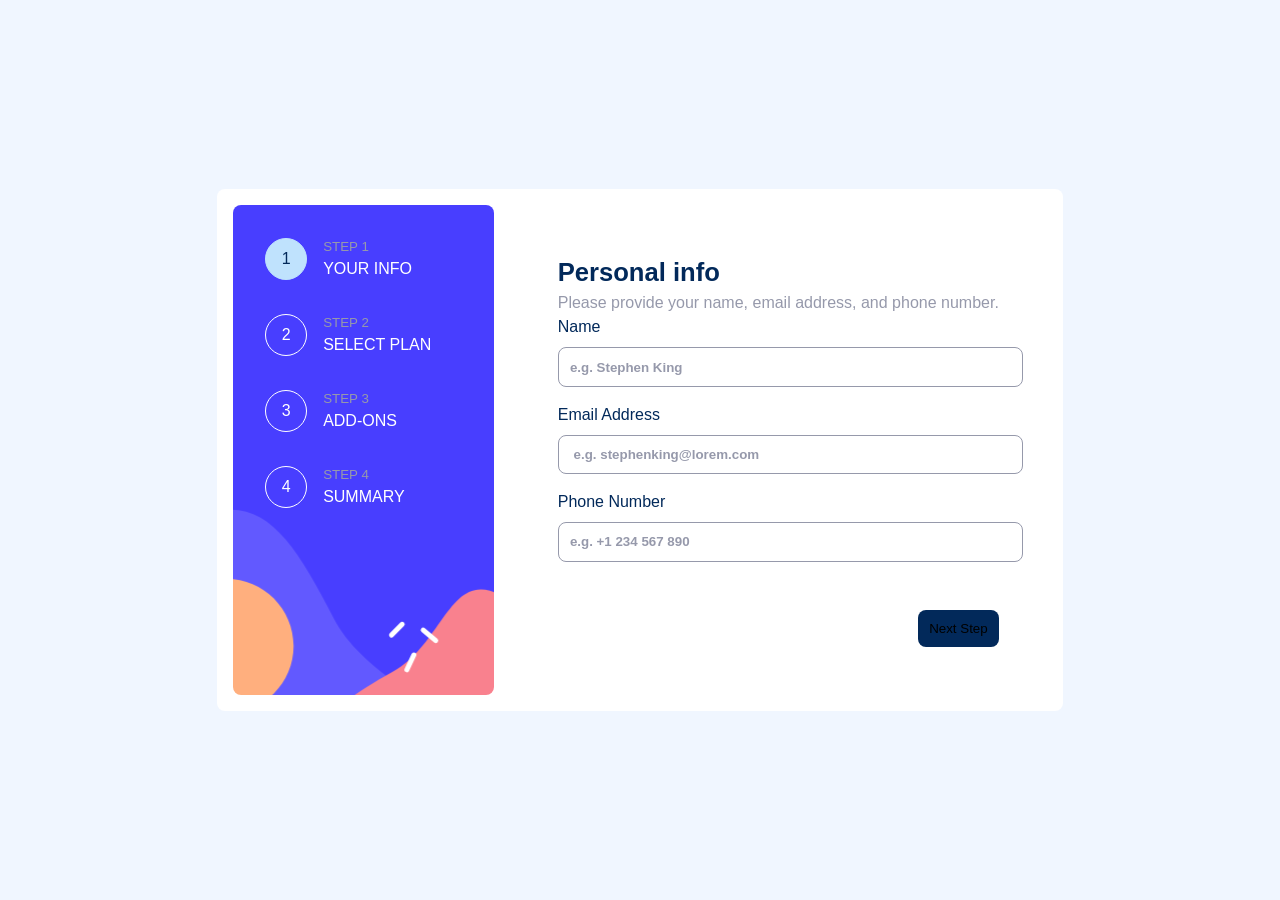
<file: index.html>
<!DOCTYPE html>
<html lang="en">
  <head>
    <meta charset="UTF-8" />
    <meta name="viewport" content="width=device-width, initial-scale=1.0" />
    <link rel="stylesheet" href="style.css" />
    <link
      rel="icon"
      type="image/png"
      sizes="32x32"
      href="./assets/images/favicon-32x32.png"
    />
    <script src="./script.js" defer></script>
    <title>Frontend Mentor | Multi-step form</title>
  </head>
  <body>
    <main class="grid mainConatiner">
      <aside class="side-bar">
        <ul class="side-bar-container">
          <li>
            <div class="step">
              <span data-form-step class="step-NB">1</span>
              <div class="step-info">
                <small class="small-step">Step 1</small>
                <p class="step-name">Your info</p>
              </div>
            </div>
          </li>
          <li>
            <div class="step">
              <span data-form-step class="step-NB">2</span>
              <div class="step-info">
                <small class="small-step">Step 2</small>
                <p class="step-name">Select plan</p>
              </div>
            </div>
          </li>
          <li>
            <div class="step">
              <span data-form-step class="step-NB">3</span>
              <div class="step-info">
                <small class="small-step">Step 3</small>
                <p class="step-name">Add-ons</p>
              </div>
            </div>
          </li>
          <li>
            <div class="step">
              <span data-form-step class="step-NB">4</span>
              <div class="step-info">
                <small class="small-step">Step 4</small>
                <p class="step-name">Summary</p>
              </div>
            </div>
          </li>
        </ul>
      </aside>
      <section class="forms-container">
        <form class="form" data-multi-step action="">
          <div data-step class="stepForm">
            <h2>Personal info</h2>
            <p>Please provide your name, email address, and phone number.</p>
            <div>
              <div class="label-div">
                <label htmlFor="Name">Name</label>
                <small data-error-for="Name" class="err-msg"
                  >This field is required</small
                >
              </div>
              <input
                type="text"
                placeholder="e.g. Stephen King"
                name="Name"
                id="Name"
                required
              />
            </div>
            <div>
              <div class="label-div">
                <label htmlFor="EmailAddress">Email Address</label>
                <small data-error-for="EmailAddress" class="err-msg"
                  >Email is required</small
                >
              </div>
              <input
                type="email"
                name="EmailAddress"
                id="EmailAddress"
                placeholder=" e.g. stephenking@lorem.com"
                required
              />
            </div>
            <div>
              <div class="label-div">
                <label htmlFor="PhoneNumber">Phone Number</label>
                <small data-error-for="PhoneNumber" class="err-msg"
                  >This field is required</small
                >
              </div>
              <input
                type="tel"
                name="PhoneNumber"
                id="PhoneNumber"
                placeholder="e.g. +1 234 567 890"
                required
              />
            </div>
            <div class="btn-div">
              <button data-next type="button">Next Step</button>
            </div>
          </div>
          <div class="stepForm" data-step></div>
          <div class="stepForm" data-step></div>
        </form>
      </section>
    </main>
  </body>
</html>
</file>
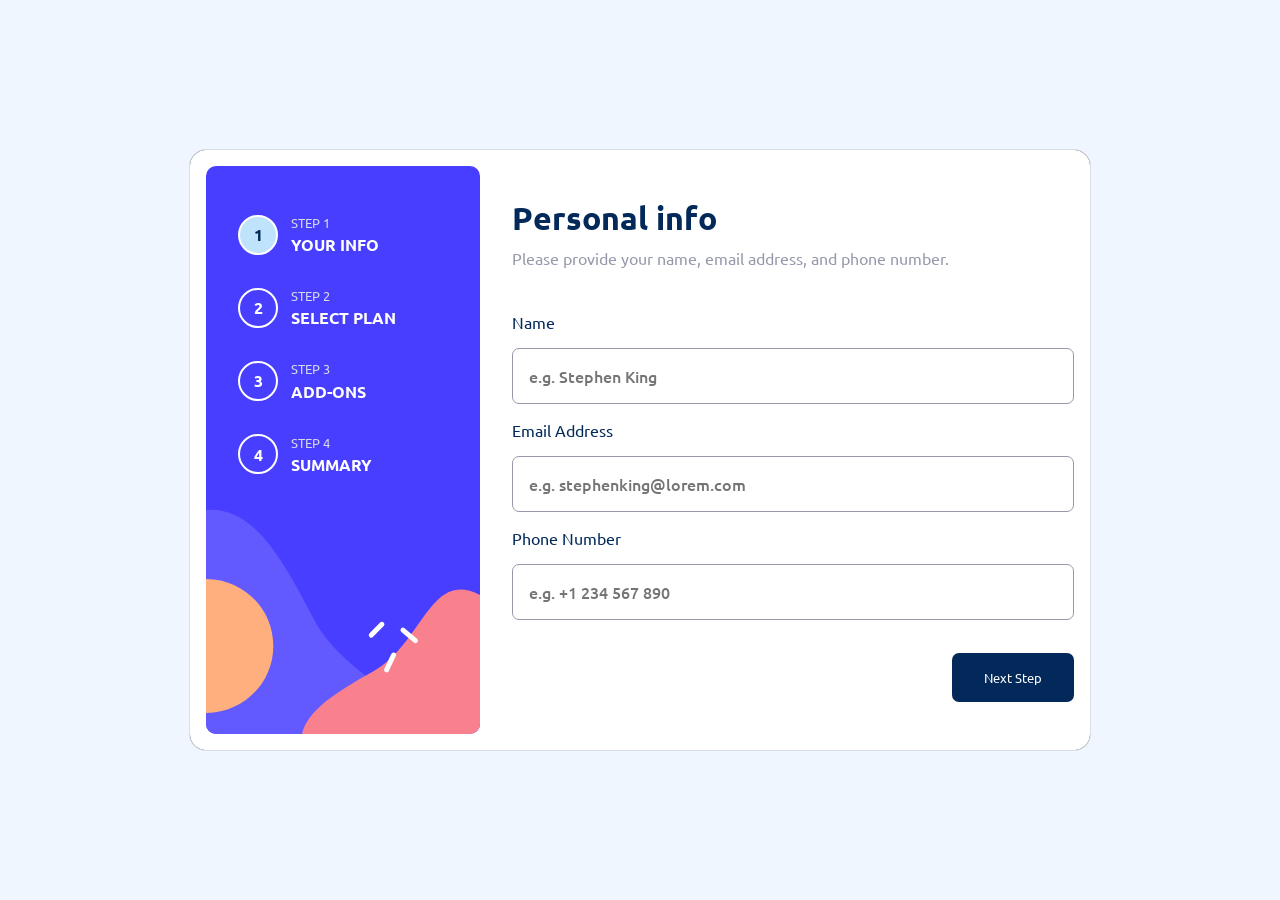
<file: multi-step-form-main/index.html>
<!DOCTYPE html>
<html lang="en">
  <head>
    <meta charset="UTF-8" />
    <meta name="viewport" content="width=device-width, initial-scale=1.0" />
    <link
      rel="icon"
      type="image/png"
      sizes="32x32"
      href="./images/favicon-32x32.png"
    />
    <link rel="preconnect" href="https://fonts.googleapis.com" />
    <link rel="preconnect" href="https://fonts.gstatic.com" crossorigin />
    <link
      href="https://fonts.googleapis.com/css2?family=Ubuntu:wght@400;500;700&display=swap"
      rel="stylesheet"
    />
    <title>Frontend Mentor | Multi-step form</title>
    <link rel="stylesheet" href="styles.css" />
    <script src="./app.js" defer></script>
  </head>
  <body>
    <div class="form">
      <div class="form-container">
        <!-- Sidebar start -->
        <div class="form-sidebar">
          <div class="step active">
            <div class="circle">1</div>
            <div class="step-content">
              <span>Step 1</span>
              <b>Your info</b>
            </div>
          </div>
          <div class="step">
            <div class="circle">2</div>
            <div class="step-content">
              <span>Step 2</span>
              <b>Select plan</b>
            </div>
          </div>
          <div class="step">
            <div class="circle">3</div>
            <div class="step-content">
              <span>Step 3</span>
              <b>Add-ons</b>
            </div>
          </div>
          <div class="step">
            <div class="circle">4</div>
            <div class="step-content">
              <span>Step 4</span>
              <b>Summary</b>
            </div>
          </div>
        </div>
        <!-- Sidebar end -->
        <!-- * Step 1 start -->
        <div class="stp step-1">
          <div class="header">
            <h1 class="title">Personal info</h1>
            <p class="exp">
              Please provide your name, email address, and phone number.
            </p>
          </div>
          <form>
            <div class="label">
              <label for="name">Name</label>
              <p class="error">This Field Is Required</p>
            </div>
            <input
              required
              type="text"
              id="name"
              placeholder="e.g. Stephen King"
            />
            <div class="label">
              <label for="email">Email Address</label>
              <p class="error">This Field Is Required</p>
            </div>
            <input
              required
              type="text"
              id="email"
              placeholder="e.g. stephenking@lorem.com"
            />
            <div class="label">
              <label for="phone">Phone Number</label>
              <p class="error">This Field Is Required</p>
            </div>
            <input
              required
              type="tel"
              id="phone"
              placeholder="e.g. +1 234 567 890"
            />
          </form>
          <div class="btns">
            <button class="next-stp" type="submit">Next Step</button>
          </div>
        </div>
        <!-- Step 1 end -->
        <!-- * Step 2 start -->
        <div class="stp step-2">
          <div class="header">
            <h1 class="title">Select your plan</h1>
            <p class="exp">You have the option of monthly or yearly billing.</p>
          </div>
          <form>
            <div class="plan-card selected">
              <img src="./assets/images/icon-arcade.svg" alt="arcade" />
              <div class="plan-info chosen">
                <b>Arcade</b>
                <span class="plan-priced">$9/mo</span>
              </div>
            </div>
            <div class="plan-card">
              <img src="./assets/images/icon-advanced.svg" alt="arcade" />
              <div class="plan-info">
                <b>Advanced</b>
                <span class="plan-priced">$12/mo</span>
              </div>
            </div>
            <div class="plan-card">
              <img src="./assets/images/icon-pro.svg" alt="arcade" />
              <div class="plan-info">
                <b>Pro</b>
                <span class="plan-priced">$15/mo</span>
              </div>
            </div>
          </form>
          <div class="switcher">
            <p class="monthly sw-active">Monthly</p>
            <label class="switch">
              <input type="checkbox" />
              <span class="slider round"></span>
            </label>
            <p class="yearly">Yearly</p>
          </div>
          <div class="btns">
            <button class="prev-stp" type="button">Go Back</button>
            <button class="next-stp" type="submit">Next Step</button>
          </div>
        </div>
        <!-- Step 2 end -->
        <!-- * Step 3 start -->
        <div class="stp step-3">
          <div class="header">
            <h1 class="title">Pick add-ons</h1>
            <p class="exp">Add-ons help enhance your gaming experience.</p>
          </div>
          <form>
            <div class="box" data-id="1">
              <input type="checkbox" id="online" />
              <div class="description">
                <label for="online">Online service</label>
                <small>Access to multiplayer games</small>
              </div>
              <p class="price">+$1/mo</p>
            </div>
            <div class="box" data-id="2">
              <input type="checkbox" id="larger" />
              <div class="description">
                <label for="larger">Larger storage</label>
                <small>Extra 1TB of cloud save</small>
              </div>
              <p class="price">+$2/mo</p>
            </div>
            <div class="box" data-id="3">
              <input type="checkbox" id="profile" />
              <div class="description">
                <label for="profile">Customizable Profile</label>
                <small>Custom theme on your profile</small>
              </div>
              <p class="price">+$2/mo</p>
            </div>
          </form>
          <div class="btns">
            <button class="prev-stp" type="button">Go Back</button>
            <button class="next-stp" type="submit">Next Step</button>
          </div>
        </div>
        <!-- Step 3 end -->
        <!-- * Step 4 start -->
        <div class="stp step-4">
          <div class="header">
            <h1 class="title">Finishing up</h1>
            <p class="exp">
              Double-check everything looks OK before confirming.
            </p>
          </div>
          <div class="selection-box">
            <div class="selection-container">
              <div class="selected-plan">
                <p class="plan-name">Arcade(Monthly)</p>
                <p class="plan-price">$9/mo</p>
              </div>
              <hr />
              <div class="addons">
                <template>
                  <div class="selected-addon">
                    <span class="service-name">Online serivice</span>
                    <span class="servic-price">+$1/mo</span>
                  </div>
                </template>
              </div>
            </div>
            <p class="total">Total (per month) <b>+$12/mo</b></p>
          </div>
          <div class="btns">
            <button class="prev-stp" type="button">Go Back</button>
            <button class="next-stp" type="submit">Next Step</button>
          </div>
        </div>
        <!-- Step 4 end -->
        <!-- Step 5 start -->
        <div class="stp step-5">
          <img src="./assets/images/icon-thank-you.svg" alt="" />
          <div class="header">
            <h1 class="title">Thank you!</h1>
            <p class="exp">
              Thanks for confirming your subscription! We hope you have fun
              using our platform. If you ever need support, please feel free to
              email us at support@loremgaming.com.
            </p>
          </div>
          <button class="next-stp"></button>
        </div>
        <!-- Step 5 end -->
      </div>
    </div>
  </body>
</html>
</file>
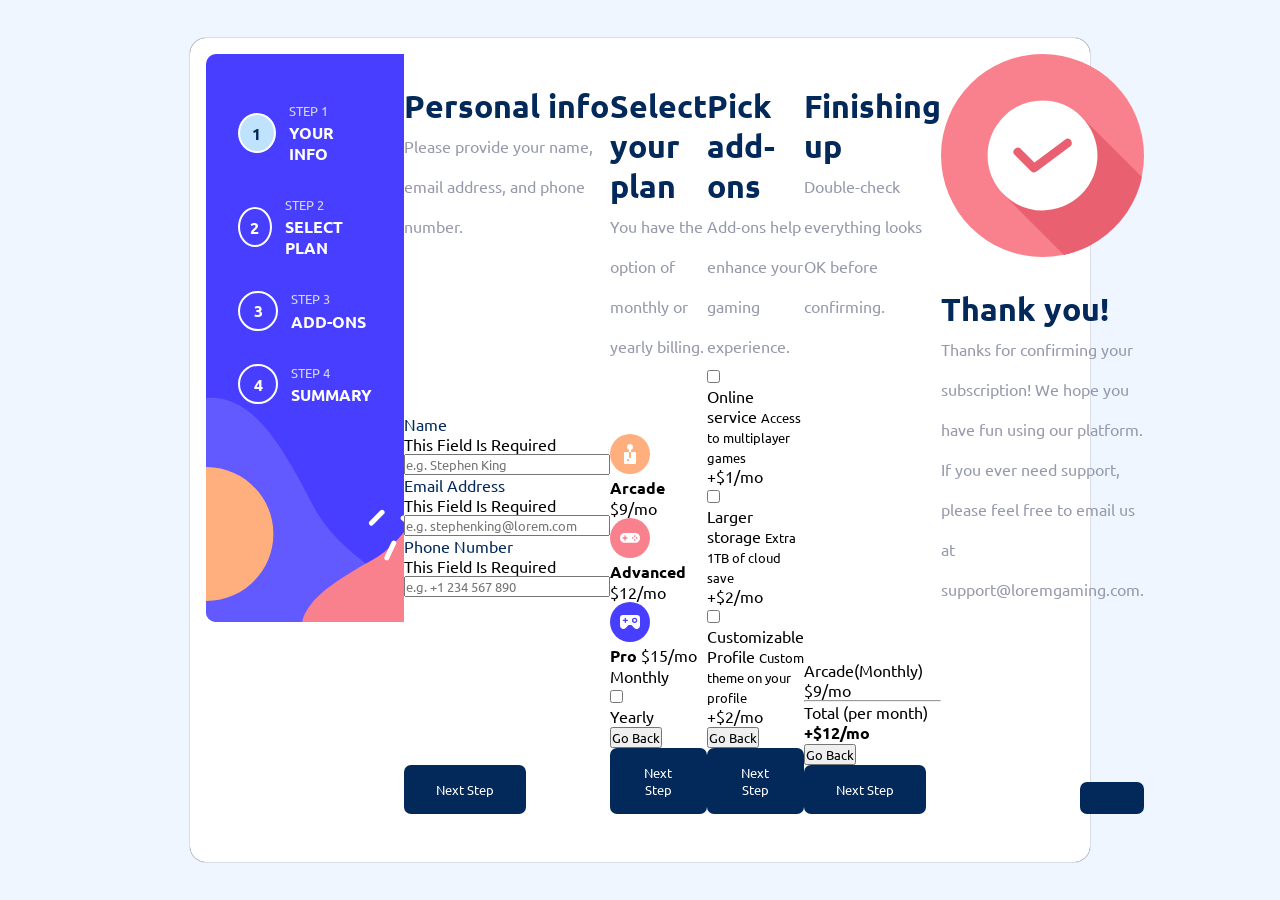
<file: multi-step-form-main/drey.html>
<!DOCTYPE html>
<html lang="en">
  <head>
    <meta charset="UTF-8" />
    <meta name="viewport" content="width=device-width, initial-scale=1.0" />
    <link
      rel="icon"
      type="image/png"
      sizes="32x32"
      href="./images/favicon-32x32.png"
    />
    <link rel="preconnect" href="https://fonts.googleapis.com" />
    <link rel="preconnect" href="https://fonts.gstatic.com" crossorigin />
    <link
      href="https://fonts.googleapis.com/css2?family=Ubuntu:wght@400;500;700&display=swap"
      rel="stylesheet"
    />
    <link rel="stylesheet" href="style.css">
    <title>Frontend Mentor | Multi-step form</title>
   
    <script src="./app.js" defer></script>
  </head>
  <body>
    <div class="form">
      <div class="form-container">
        <!-- Sidebar start -->
        <div class="form-sidebar">
          <div class="step active">
            <div class="circle">1</div>
            <div class="step-content">
              <span>Step 1</span>
              <b>Your info</b>
            </div>
          </div>
          <div class="step">
            <div class="circle">2</div>
            <div class="step-content">
              <span>Step 2</span>
              <b>Select plan</b>
            </div>
          </div>
          <div class="step">
            <div class="circle">3</div>
            <div class="step-content">
              <span>Step 3</span>
              <b>Add-ons</b>
            </div>
          </div>
          <div class="step">
            <div class="circle">4</div>
            <div class="step-content">
              <span>Step 4</span>
              <b>Summary</b>
            </div>
          </div>
        </div>
        <!-- Sidebar end -->
        <!-- * Step 1 start -->
        <div class="stp step-1">
          <div class="header">
            <h1 class="title">Personal info</h1>
            <p class="exp">
              Please provide your name, email address, and phone number.
            </p>
          </div>
          <form>
            <div class="label">
              <label for="name">Name</label>
              <p class="error">This Field Is Required</p>
            </div>
            <input
              required
              type="text"
              id="name"
              placeholder="e.g. Stephen King"
            />
            <div class="label">
              <label for="email">Email Address</label>
              <p class="error">This Field Is Required</p>
            </div>
            <input
              required
              type="text"
              id="email"
              placeholder="e.g. stephenking@lorem.com"
            />
            <div class="label">
              <label for="phone">Phone Number</label>
              <p class="error">This Field Is Required</p>
            </div>
            <input
              required
              type="tel"
              id="phone"
              placeholder="e.g. +1 234 567 890"
            />
          </form>
          <div class="btns">
            <button class="next-stp" type="submit">Next Step</button>
          </div>
        </div>
        <!-- Step 1 end -->
        <!-- * Step 2 start -->
        <div class="stp step-2">
          <div class="header">
            <h1 class="title">Select your plan</h1>
            <p class="exp">You have the option of monthly or yearly billing.</p>
          </div>
          <form>
            <div class="plan-card selected">
              <img src="./assets/images/icon-arcade.svg" alt="arcade" />
              <div class="plan-info chosen">
                <b>Arcade</b>
                <span class="plan-priced">$9/mo</span>
              </div>
            </div>
            <div class="plan-card">
              <img src="./assets/images/icon-advanced.svg" alt="arcade" />
              <div class="plan-info">
                <b>Advanced</b>
                <span class="plan-priced">$12/mo</span>
              </div>
            </div>
            <div class="plan-card">
              <img src="./assets/images/icon-pro.svg" alt="arcade" />
              <div class="plan-info">
                <b>Pro</b>
                <span class="plan-priced">$15/mo</span>
              </div>
            </div>
          </form>
          <div class="switcher">
            <p class="monthly sw-active">Monthly</p>
            <label class="switch">
              <input type="checkbox" />
              <span class="slider round"></span>
            </label>
            <p class="yearly">Yearly</p>
          </div>
          <div class="btns">
            <button class="prev-stp" type="button">Go Back</button>
            <button class="next-stp" type="submit">Next Step</button>
          </div>
        </div>
        <!-- Step 2 end -->
        <!-- * Step 3 start -->
        <div class="stp step-3">
          <div class="header">
            <h1 class="title">Pick add-ons</h1>
            <p class="exp">Add-ons help enhance your gaming experience.</p>
          </div>
          <form>
            <div class="box" data-id="1">
              <input type="checkbox" id="online" />
              <div class="description">
                <label for="online">Online service</label>
                <small>Access to multiplayer games</small>
              </div>
              <p class="price">+$1/mo</p>
            </div>
            <div class="box" data-id="2">
              <input type="checkbox" id="larger" />
              <div class="description">
                <label for="larger">Larger storage</label>
                <small>Extra 1TB of cloud save</small>
              </div>
              <p class="price">+$2/mo</p>
            </div>
            <div class="box" data-id="3">
              <input type="checkbox" id="profile" />
              <div class="description">
                <label for="profile">Customizable Profile</label>
                <small>Custom theme on your profile</small>
              </div>
              <p class="price">+$2/mo</p>
            </div>
          </form>
          <div class="btns">
            <button class="prev-stp" type="button">Go Back</button>
            <button class="next-stp" type="submit">Next Step</button>
          </div>
        </div>
        <!-- Step 3 end -->
        <!-- * Step 4 start -->
        <div class="stp step-4">
          <div class="header">
            <h1 class="title">Finishing up</h1>
            <p class="exp">
              Double-check everything looks OK before confirming.
            </p>
          </div>
          <div class="selection-box">
            <div class="selection-container">
              <div class="selected-plan">
                <p class="plan-name">Arcade(Monthly)</p>
                <p class="plan-price">$9/mo</p>
              </div>
              <hr />
              <div class="addons">
                <template>
                  <div class="selected-addon">
                    <span class="service-name">Online serivice</span>
                    <span class="servic-price">+$1/mo</span>
                  </div>
                </template>
              </div>
            </div>
            <p class="total">Total (per month) <b>+$12/mo</b></p>
          </div>
          <div class="btns">
            <button class="prev-stp" type="button">Go Back</button>
            <button class="next-stp" type="submit">Next Step</button>
          </div>
        </div>
        <!-- Step 4 end -->
        <!-- Step 5 start -->
        <div class="stp step-5">
          <img src="./assets/images/icon-thank-you.svg" alt="" />
          <div class="header">
            <h1 class="title">Thank you!</h1>
            <p class="exp">
              Thanks for confirming your subscription! We hope you have fun
              using our platform. If you ever need support, please feel free to
              email us at support@loremgaming.com.
            </p>
          </div>
          <button class="next-stp"></button>
        </div>
        <!-- Step 5 end -->
      </div>
    </div>
  </body>
</html>
</file>
<file: style.css>
#root {
  max-width: 1280px;
  margin: 0 auto;
  padding: 2rem;
}
:root {
  --Marine-blue: hsl(213, 96%, 18%);
  --Purplish-blue: hsl(243, 100%, 62%);
  --Pastel-blue: hsl(228, 100%, 84%);
  --Light-blue: hsl(206, 94%, 87%);
  --Strawberry-red: hsl(354, 84%, 57%);
  --Cool-gray: hsl(231, 11%, 63%);
  --Light-gray: hsl(229, 24%, 87%);
  --Magnolia: hsl(217, 100%, 97%);
  --Alabaster: hsl(231, 100%, 99%);
  --White: hsl(0, 0%, 100%);
}
:root {
  font-family: "Ubuntu", sans-serif;
  line-height: 1.5;
  font-weight: 400;
  color-scheme: light dark;
  color: var(--Cool-gray);
  background-color: var(--Magnolia);
  font-synthesis: none;
  text-rendering: optimizeLegibility;
  -webkit-font-smoothing: antialiased;
  -moz-osx-font-smoothing: grayscale;
}

a {
  text-decoration: inherit;
}
p {
  font-size: 1em;
  margin: 0;
}
h2 {
  font-weight: 700;
  color: var(--Marine-blue);
  font-size: 1.6em;
  margin: 0;
}
body {
  margin: 0;
  display: flex;
  place-items: center;
  min-width: 320px;
  min-height: 100vh;
  font-weight: 400;
}

h1 {
  font-size: 3.2em;
  line-height: 1.1;
}
button {
  cursor: pointer;
}

.mainConatiner {
  display: grid;
  background-color: hsl(0, 0%, 100%);
  grid-template-columns: repeat(3, 1fr);
  padding: 1rem;
  border-radius: 8px;
  gap: 1rem;
  margin: 0 auto;
}
.side-bar {
  background: url("./assets/images/bg-sidebar-desktop.svg") center;
  height: 100%;
  width: 100%;
  border-radius: 8px;
  color: var(--White);
}
.side-bar-container {
  display: flex;
  flex-direction: column;
  gap: 2rem;
  padding: 2rem;
}
.step {
  display: flex;
  align-items: center;
  gap: 1rem;
  text-transform: uppercase;
}
.step-NB {
  display: grid;
  place-content: center;
  height: 40px;
  width: 40px;
  border-radius: 50%;
  border: 1px solid hsl(0, 0%, 100%);
}
.step-NB.active {
  color: hsl(213, 96%, 18%);
  background-color: hsl(206, 94%, 87%);
  border: 1px solid hsl(206, 94%, 87%);
}
.step-info {
  display: flex;
  flex-direction: column;
  font-weight: 500;
}
.small-step {
  text-align: start;
  color: var(--Cool-gray);
}
ul {
  margin: 0;
}
li {
  list-style: none;
}
.plan-container {
  display: grid;
  grid-template-columns: repeat(3, 1fr);
  gap: 1rem;
}
.plan {
  background-color: transparent;
  border: 1px solid var(--Light-gray);
  display: flex;
  flex-direction: column;
  gap: 3rem;
  align-items: flex-start;
}
.plan:hover {
  border: 1px solid var(--Purplish-blue);
  transition: all 0.3s ease-out;
}
.plan-name {
  color: var(--Marine-blue);
  text-align: start;
  font-weight: 500;
  font-size: 1.2em;
}
.plan-price {
  color: var(--Cool-gray);
  text-align: start;
}
.step-2 {
  display: flex;
  flex-direction: column;
  gap: 2rem;
}
.btns-div {
  display: flex;
  justify-content: space-between;
}
.plan.active {
  border: 1px solid var(--Purplish-blue);
}
.forms-container {
  grid-column: span 2;
  padding: 3rem;
}
form {
  display: flex;
  flex-direction: column;
  gap: 1.5rem;
}
.label-div {
  display: flex;
  justify-content: space-between;
  margin-bottom: 0.5rem;
}
label {
  display: inline-block;
  text-align: start;
  font-weight: 500;
  color: var(--Marine-blue);
}
input {
  width: 100%;
  padding: 0.7rem;
  border-radius: 8px;
  background-color: transparent;
  border: 1px solid var(--Cool-gray);
  color: var(--Marine-blue);
  font-weight: 700;
  cursor: pointer;
  margin-bottom: 1rem;
}
input:focus {
  outline: 1px solid var(--Purplish-blue);
  border: 1px solid var(--Purplish-blue);
}

input::placeholder {
  color: var(--Cool-gray);
}
.btn-div {
  display: flex;
  justify-content: flex-end;
  align-self: flex-end;
  margin-top: 2rem;
}
button {
  padding: 0.7rem;
  border-radius: 8px;
  border: none;
  background-color: var(--Marine-blue);
}
.err-msg {
  color: var(--Strawberry-red);
  font-weight: 500;
  visibility: hidden;
}
.err-msg.active {
  visibility: visible;
}
.error {
  outline: 1px solid var(--Strawberry-red);
  border: 1px solid var(--Strawberry-red);
}
.stepForm.active {
  display: block;
}
.stepForm {
  display: none;
}
@media only screen and (max-width: 375px) {
  .side-bar {
    background: url("./assets/images/bg-sidebar-mobile.svg") center no-repeat;
    padding: 1rem 0rem 5rem 0rem;
    border-radius: 0%;
  }
  .mainConatiner {
    display: flex;
    flex-direction: column;
    padding: 0;
  }
  .side-bar-container {
    padding: 0rem 1rem;
    flex-direction: row;
  }
  .small-step,
  .step-name {
    display: none;
  }
}
</file>
<file: multi-step-form-main/styles.css>
:root {
    --Marine-blue: hsl(213, 96%, 18%);
    --Purplish-blue: hsl(243, 100%, 62%);
    --Pastel-blue: hsl(228, 100%, 84%);
    --Light-blue: hsl(206, 94%, 87%);
    --Strawberry-red: hsl(354, 84%, 57%);
  
    --Cool-gray: hsl(231, 11%, 63%);
    --Light-gray: hsl(229, 24%, 87%);
    --Magnolia: hsl(217, 100%, 97%);
    --Alabaster: hsl(231, 100%, 99%);
    --White: hsl(0, 0%, 100%);
  }
  * {
    box-sizing: border-box;
    font-family: "Ubuntu", sans-serif;
    padding: 0;
    margin: 0;
  }
  .hidden {
    display: none;
  }
  img {
    max-width: 100%;
  }
  body {
    background-color: var(--Magnolia);
    display: flex;
    align-items: center;
    justify-content: center;
    min-height: 100vh;
  }
  .form {
    width: 900px;
    background-color: var(--White);
    border-radius: 1rem;
    box-shadow: 0px 0px 1px black;
  }
  .form-container {
    display: flex;
    padding: 1rem;
  }
  .form-sidebar {
    background-image: url("./assets/images/bg-sidebar-desktop.svg");
    background-repeat: no-repeat;
    width: 400px;
    height: 568px;
    padding: 3rem 2rem;
    display: flex;
    flex-direction: column;
    gap: 2rem;
  }
  .circle {
    width: 40px;
    height: 40px;
    border: 2px solid var(--White);
    border-radius: 50%;
    display: flex;
    align-items: center;
    justify-content: center;
    color: var(--White);
    font-weight: 700;
  }
  .active .circle {
    background-color: var(--Light-blue) !important;
    color: var(--Marine-blue) !important;
  }
  .err {
    border: 2px solid var(--Strawberry-red) !important;
  }
  .step {
    display: flex;
    align-items: center;
    gap: 0.8rem;
  }
  .step-content {
    display: flex;
    flex-direction: column;
    gap: 0.2rem;
  }
  .step-content span {
    text-transform: uppercase;
    color: var(--Light-gray);
    font-size: 13px;
  }
  .step-content b {
    text-transform: uppercase;
    color: var(--White);
  }
  .stp {
    display: flex;
    flex-direction: column;
    justify-content: center;
  }
  .stp .header {
    margin-bottom: auto;
    padding-top: 2rem;
    line-height: 2.5rem;
  }
  .header .title {
    color: var(--Marine-blue);
  }
  .header .exp {
    color: var(--Cool-gray);
  }
  .next-stp {
    margin-top: auto;
    margin-bottom: 2rem;
    margin-left: auto;
    border: none;
    padding: 1rem 2rem;
    border-radius: 7px;
    background-color: var(--Marine-blue);
    color: white;
    cursor: pointer;
  }
  /* STEP 1 */
  .step-1 {
    display: flex;
    width: 90%;
  }
  .step-1 form {
    display: flex;
    flex-direction: column;
    flex: 1;
    justify-content: center;
    gap: 1rem;
  }
  .label {
    color: var(--Marine-blue);
    display: flex;
    align-items: center;
    justify-content: space-between;
  }
  .step-1 form input {
    padding: 1rem;
    border: 1px solid var(--Cool-gray);
    border-radius: 7px;
    font-weight: 500;
    font-size: 1rem;
  }
  .step-1 form input:focus {
    outline-color: var(--Purplish-blue);
  }
  form input::placeholder {
    font-weight: 500;
    font-size: 1rem;
    font-family: inherit;
  }
  form .error {
    display: none;
    color: var(--Strawberry-red);
    font-size: 0.9rem;
    font-weight: 700;
  }
  /* STEP 2 */
  .step-2 {
    display: none;
    width: 90%;
  }
  .step-2 form {
    display: flex;
    flex: 1;
    align-items: center;
    gap: 2rem;
  }
  .plan-card {
    border: 2px solid var(--Light-gray);
    border-radius: 7px;
    width: 150px;
    height: 170px;
    cursor: pointer;
    padding: 1rem;
    display: flex;
    flex-direction: column;
    align-items: flex-start;
    justify-content: space-between;
  }
  .plan-info {
    display: flex;
    flex-direction: column;
    gap: 0.3rem;
  }
  .plan-info b {
    color: var(--Marine-blue);
  }
  .plan-info span {
    color: var(--Cool-gray);
  }
  .monthly,
  .yearly {
    color: var(--Cool-gray);
    font-weight: 500;
  }
  .sw-active {
    color: var(--Marine-blue);
  }
  .btns {
    display: flex;
    align-items: center;
    justify-content: space-between;
  }
  .prev-stp {
    margin-top: auto;
    margin-bottom: 2rem;
    border: none;
    font-weight: 700;
    background-color: transparent;
    padding: 1rem 2rem;
    border-radius: 7px;
    color: var(--Cool-gray);
    cursor: pointer;
  }
  /* STEP 3 */
  .step-3 {
    display: none;
    width: 80%;
  }
  .step-3 form {
    display: flex;
    flex-direction: column;
    flex: 1;
    justify-content: center;
    gap: 1.5rem;
  }
  .box {
    border: 1px solid var(--Cool-gray);
    border-radius: 10px;
    padding: 1rem;
    display: flex;
    align-items: center;
    cursor: pointer;
  }
  .description {
    display: flex;
    flex-direction: column;
    gap: 0.3rem;
    margin-left: 12px;
  }
  .price {
    margin-left: auto;
  }
  .ad-selected {
    border: 1px solid var(--Purplish-blue);
    background-color: var(--Magnolia);
  }
  .step-3 form input {
    accent-color: var(--Purplish-blue);
    transform: scale(1.3);
    user-select: none;
  }
  .description label {
    color: var(--Marine-blue);
    font-weight: 700;
    user-select: none;
  }
  .description small {
    color: var(--Cool-gray);
    font-weight: 700;
  }
  .price {
    color: var(--Purplish-blue);
  }
  /* STEP 4 */
  .step-4 {
    display: none;
    width: 80%;
  }
  .selection-box {
    display: flex;
    flex-direction: column;
    justify-content: center;
    flex: 1;
  }
  .selection-container {
    background-color: var(--Magnolia);
    padding: 1.5rem;
  }
  .selected {
    border: 2px solid var(--Purplish-blue);
    background-color: var(--Magnolia);
  }
  .selected-plan {
    display: flex;
    justify-content: space-between;
    padding: 1rem 0;
    color: var(--Marine-blue);
    font-weight: 700;
  }
  .selected-addon {
    display: flex;
    justify-content: space-between;
    padding: 1rem 0;
    color: var(--Cool-gray);
    font-weight: 500;
    font-size: 0.9rem;
  }
  .selected-addon .servic-price {
    color: var(--Marine-blue);
  }
  .total {
    padding: 1.5rem;
    display: flex;
    align-items: center;
    justify-content: space-between;
    color: var(--Cool-gray);
  }
  .total b {
    color: var(--Purplish-blue);
    font-size: 1.2rem;
  }
  /* step 5 */
  .step-5 {
    display: none;
    align-items: center;
    width: 90%;
    text-align: center;
    justify-content: center;
    margin: auto;
  }
  .step-5 button {
    display: none;
  }
  /* SWITCH classes */
  .switcher {
    background-color: var(--Magnolia);
    display: flex;
    align-items: center;
    gap: 0.5rem;
    padding: 0.5rem;
    margin-bottom: 5rem;
    justify-content: center;
  }
  .switch {
    position: relative;
    display: inline-block;
    width: 50px;
    height: 24px;
  }
  
  /* Hide default HTML checkbox */
  .switch input {
    opacity: 0;
    width: 0;
    height: 0;
  }
  
  /* The slider */
  .slider {
    position: absolute;
    cursor: pointer;
    top: 0;
    left: 0;
    right: 0;
    bottom: 0;
    background-color: var(--Marine-blue);
    -webkit-transition: 0.4s;
    transition: 0.4s;
  }
  
  .slider:before {
    position: absolute;
    content: "";
    height: 16px;
    width: 16px;
    left: 4px;
    bottom: 4px;
    background-color: white;
    -webkit-transition: 0.4s;
    transition: 0.4s;
  }
  
  input:checked + .slider:before {
    -webkit-transform: translateX(26px);
    -ms-transform: translateX(26px);
    transform: translateX(26px);
  }
  
  /* Rounded sliders */
  .slider.round {
    border-radius: 34px;
  }
  
  .slider.round:before {
    border-radius: 50%;
  }
  @media screen and (max-width: 800px) {
    body {
      position: relative;
    }
    .form-sidebar {
      position: fixed;
      top: 0;
      left: 0;
      right: 0;
      background-image: url("./assets/images/bg-sidebar-mobile.svg");
      flex-direction: row;
      height: 300px;
      background-size: cover;
      width: 100%;
      align-items: flex-start;
      justify-content: center;
      z-index: -1;
    }
    .step-content {
      display: none;
    }
    .form {
      position: absolute;
      top: 15%;
      max-width: 375px;
      background-color: white;
    }
    .form-container {
      padding: 2rem;
    }
    .btns {
      position: fixed;
      bottom: 0;
      background-color: white;
      right: 0;
      left: 0;
      height: 100px;
      padding-inline: 1rem;
    }
    .step-1 .btns button {
      margin: auto 0 auto auto;
    }
    .step-2 form {
      flex-direction: column;
      gap: 0.5rem;
    }
    .plan-card {
      width: 100%;
      height: 100px;
      flex-direction: row;
      justify-content: flex-start;
      gap: 1rem;
      align-items: center;
    }
    .stp {
      gap: 1rem;
      width: 100%;
    }
    .stp .header {
      padding-top: 0;
      display: flex;
      flex-direction: column;
      gap: 1rem;
      line-height: 1.5rem;
    }
    .switcher {
      margin: 2rem 0;
    }
  }
</file>
<file: multi-step-form-main/style.css>
:root {
    --Marine-blue: hsl(213, 96%, 18%);
    --Purplish-blue: hsl(243, 100%, 62%);
    --Pastel-blue: hsl(228, 100%, 84%);
    --Light-blue: hsl(206, 94%, 87%);
    --Strawberry-red: hsl(354, 84%, 57%);
  
    --Cool-gray: hsl(231, 11%, 63%);
    --Light-gray: hsl(229, 24%, 87%);
    --Magnolia: hsl(217, 100%, 97%);
    --Alabaster: hsl(231, 100%, 99%);
    --White: hsl(0, 0%, 100%);
  }
  * {
    box-sizing: border-box;
    font-family: "Ubuntu", sans-serif;
    padding: 0;
    margin: 0;
  }
  .hidden {
    display: none;
  }
  img {
    max-width: 100%;
  }
  body {
    background-color: var(--Magnolia);
    display: flex;
    align-items: center;
    justify-content: center;
    min-height: 100vh;
  }
  .form {
    width: 900px;
    background-color: var(--White);
    border-radius: 1rem;
    box-shadow: 0px 0px 1px black;
  }
  .form-container {
    display: flex;
    padding: 1rem;
  }
  .form-sidebar{
    background-image: url("./assets/images/bg-sidebar-desktop.svg");
    background-repeat: repeat;
    width: 400px;
    height: 568px;
    padding: 3rem 2rem;
    display: flex;
    flex-direction: column;
    gap: 2rem;
  }
  .circle{
    width: 40px;
    height: 40px;
    border: 2px solid var(--White);
    border-radius: 50%;
    display: flex;
    align-items: center;
    justify-content: center;
    color: var(--White);
    font-weight: 700;
  }
  .active .circle {
    background-color: var(--Light-blue) !important;
    color: var(--Marine-blue) !important;
  }.err {
    border: 2px solid var(--Strawberry-red) !important;
  }
  .step {
    display: flex;
    align-items: center;
    gap: 0.8rem;
  }
  .step-content {
    display: flex;
    flex-direction: column;
    gap: 0.2rem;
  }

  .step-content span {
    text-transform: uppercase;
    color: var(--Light-gray);
    font-size: 13px;
  }
  .step-content b {
    text-transform: uppercase;
    color: var(--White);
  }

  .stp {
    display: flex;
    flex-direction: column;
    justify-content: center;
  }
  .stp .header {
    margin-bottom: auto;
    padding-top: 2rem;
    line-height: 2.5rem;
  }
  .header .title {
    color: var(--Marine-blue);
  }
  .header .exp {
    color: var(--Cool-gray);
  }
  .next-stp {
    margin-top: auto;
    margin-bottom: 2rem;
    margin-left: auto;
    border: none;
    padding: 1rem 2rem;
    border-radius: 7px;
    background-color: var(--Marine-blue);
    color: white;
    cursor: pointer;
  }
  .step-1 {
    display: flex;
    width: 90%;
  }
  .step-1 form {
    display: flex;
    flex-direction: column;
    flex: 1;
    justify-content: center;

    label {
      color: var(--Marine-blue);
      display: flex;
      align-items: center;
      justify-content: space-between;
    }
    .step-1 form input {
      padding: 1rem;
      border: 1px solid var(--Cool-gray);
      border-radius: 7px;
      font-weight: 500;
      font-size: 1rem;
    
  }

.step-1 form input:focus {
  outline-color: var(--Purplish-blue);
}

form input::placeholder {
  font-weight: 500;
  font-size: 1rem;
  font-family: inherit;
}
form .error{
  display: none;
  color: var(--strawberry-red);
  font-size: 0.9rem;
  font-weight:700 ;
}
.step-2 {
  display: none;
  width: 90%;
}
.step-2 form{
  display: flex;
  flex: 1;
  align-items: center;
  gap: 2rem;
}
.plan-card {
  border: 2px solid var(--Light-gray);
  border-radius: 7px;
  width: 150px;
  height: 170px;
  cursor: pointer;
  padding: 1rem;
  display: flex;
  flex-direction: column;
  align-items: flex-start;
  justify-content: space-between;
}
.plan-info {
  display: flex;
  flex-direction: column;
  gap: 0.3rem;
}
.plan-info b {
  color: var(--Marine-blue);
}
.plan-info span {
  color: var(--Cool-gray);
}
.monthly,
.yearly {
  color: var(--Cool-gray);
  font-weight: 500;
}


.sw-active {
  color: var(--Marine-blue);
}
.btns {
  display: flex;
  align-items: center;
  justify-content: space-between;
}
.prev-stp {
  margin-top: auto;
  margin-bottom: 2rem;
  border: none;
  font-weight: 700;
  background-color: transparent;
  padding: 1rem 2rem;
  border-radius: 7px;
  color: var(--Cool-gray);
  cursor: pointer;
}

/* STEP 3 */
.step-3 {
  display: none;
  width: 80%;
}
.step-3 form {
  display: flex;
  flex-direction: column;
  flex: 1;
  justify-content: center;
  gap: 1.5rem;
}
.box {
  border: 1px solid var(--Cool-gray);
  border-radius: 10px;
  padding: 1rem;
  display: flex;
  align-items: center;
  cursor: pointer;
}
.description {
  display: flex;
  flex-direction: column;
  gap: 0.3rem;
  margin-left: 12px;
}
.price {
  margin-left: auto;
}
.ad-selected {
  border: 1px solid var(--Purplish-blue);
  background-color: var(--Magnolia);
}
.step-3 form input {
  accent-color: var(--Purplish-blue);
  transform: scale(1.3);
  user-select: none;
}
.description label {
  color: var(--Marine-blue);
  font-weight: 700;
  user-select: none;
}
.description small {
  color: var(--Cool-gray);
  font-weight: 700;
}
.price {
  color: var(--Purplish-blue);
}


/* STEP 4 */
.step-4 {
  display: none;
  width: 80%;
}
.selection-box {
  display: flex;
  flex-direction: column;
  justify-content: center;
  flex: 1;
}
.selection-container {
  background-color: var(--Magnolia);
  padding: 1.5rem;
}
.selected {
  border: 2px solid var(--Purplish-blue);
  background-color: var(--Magnolia);
}
.selected-plan {
  display: flex;
  justify-content: space-between;
  padding: 1rem 0;
  color: var(--Marine-blue);
  font-weight: 700;
}
.selected-addon {
  display: flex;
  justify-content: space-between;
  padding: 1rem 0;
  color: var(--Cool-gray);
  font-weight: 500;
  font-size: 0.9rem;
}
.selected-addon .servic-price {
  color: var(--Marine-blue);
}
.total {
  padding: 1.5rem;
  display: flex;
  align-items: center;
  justify-content: space-between;
  color: var(--Cool-gray);
}
.total b {
  color: var(--Purplish-blue);
  font-size: 1.2rem;
}
/* step 5 */
.step-5 {
  display: none;
  align-items: center;
  width: 90%;
  text-align: center;
  justify-content: center;
  margin: auto;
}
.step-5 button {
  display: none;
}
/* SWITCH classes */
.switcher {
  background-color: var(--Magnolia);
  display: flex;
  align-items: center;
  gap: 0.5rem;
  padding: 0.5rem;
  margin-bottom: 5rem;
  justify-content: center;
}
.switch {
  position: relative;
  display: inline-block;
  width: 50px;
  height: 24px;
}

/* Hide default HTML checkbox */
.switch input {
  opacity: 0;
  width: 0;
  height: 0;
}

/* The slider */
.slider {
  position: absolute;
  cursor: pointer;
  top: 0;
  left: 0;
  right: 0;
  bottom: 0;
  background-color: var(--Marine-blue);
  -webkit-transition: 0.4s;
  transition: 0.4s;
}

.slider:before {
  position: absolute;
  content: "";
  height: 16px;
  width: 16px;
  left: 4px;
  bottom: 4px;
  background-color: white;
  -webkit-transition: 0.4s;
  transition: 0.4s;
}

input:checked + .slider:before {
  -webkit-transform: translateX(26px);
  -ms-transform: translateX(26px);
  transform: translateX(26px);
}

/* Rounded sliders */
.slider.round {
  border-radius: 34px;
}

.slider.round:before {
  border-radius: 50%;
}
@media screen and (max-width: 800px) {
  body {
    position: relative;
  }
  .form-sidebar {
    position: fixed;
    top: 0;
    left: 0;
    right: 0;
    background-image: url("./assets/images/bg-sidebar-mobile.svg");
    flex-direction: row;
    height: 300px;
    background-size: cover;
    width: 100%;
    align-items: flex-start;
    justify-content: center;
    z-index: -1;
  }
  .step-content {
    display: none;
  }
  .form {
    position: absolute;
    top: 15%;
    max-width: 375px;
    background-color: white;
  }
  .form-container {
    padding: 2rem;
  }
  .btns {
    position: fixed;
    bottom: 0;
    background-color: white;
    right: 0;
    left: 0;
    height: 100px;
    padding-inline: 1rem;
  }
  .step-1 .btns button {
    margin: auto 0 auto auto;
  }
  .step-2 form {
    flex-direction: column;
    gap: 0.5rem;
  }
  .plan-card {
    width: 100%;
    height: 100px;
    flex-direction: row;
    justify-content: flex-start;
    gap: 1rem;
    align-items: center;
  }
  .stp {
    gap: 1rem;
    width: 100%;
  }
  .stp .header {
    padding-top: 0;
    display: flex;
    flex-direction: column;
    gap: 1rem;
    line-height: 1.5rem;
  }
  .switcher {
    margin: 2rem 0;
  }
}
</file>
